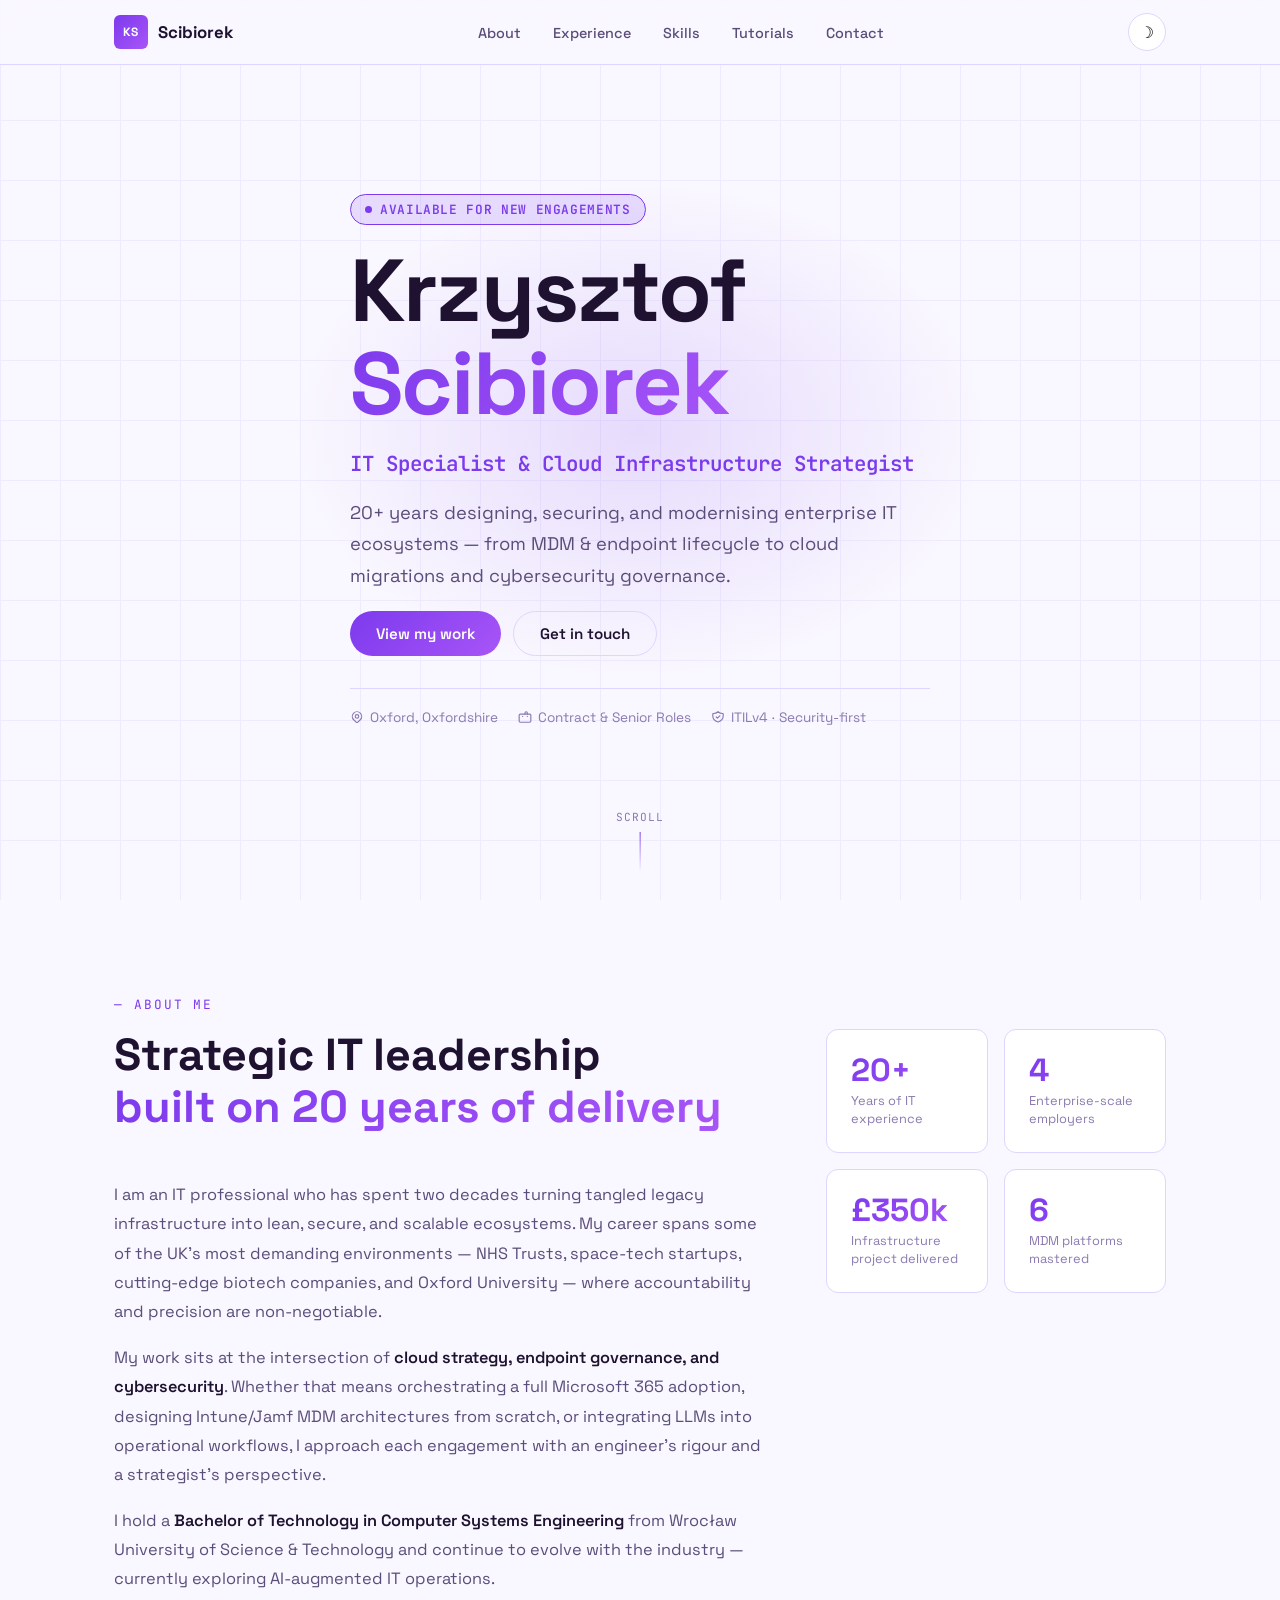
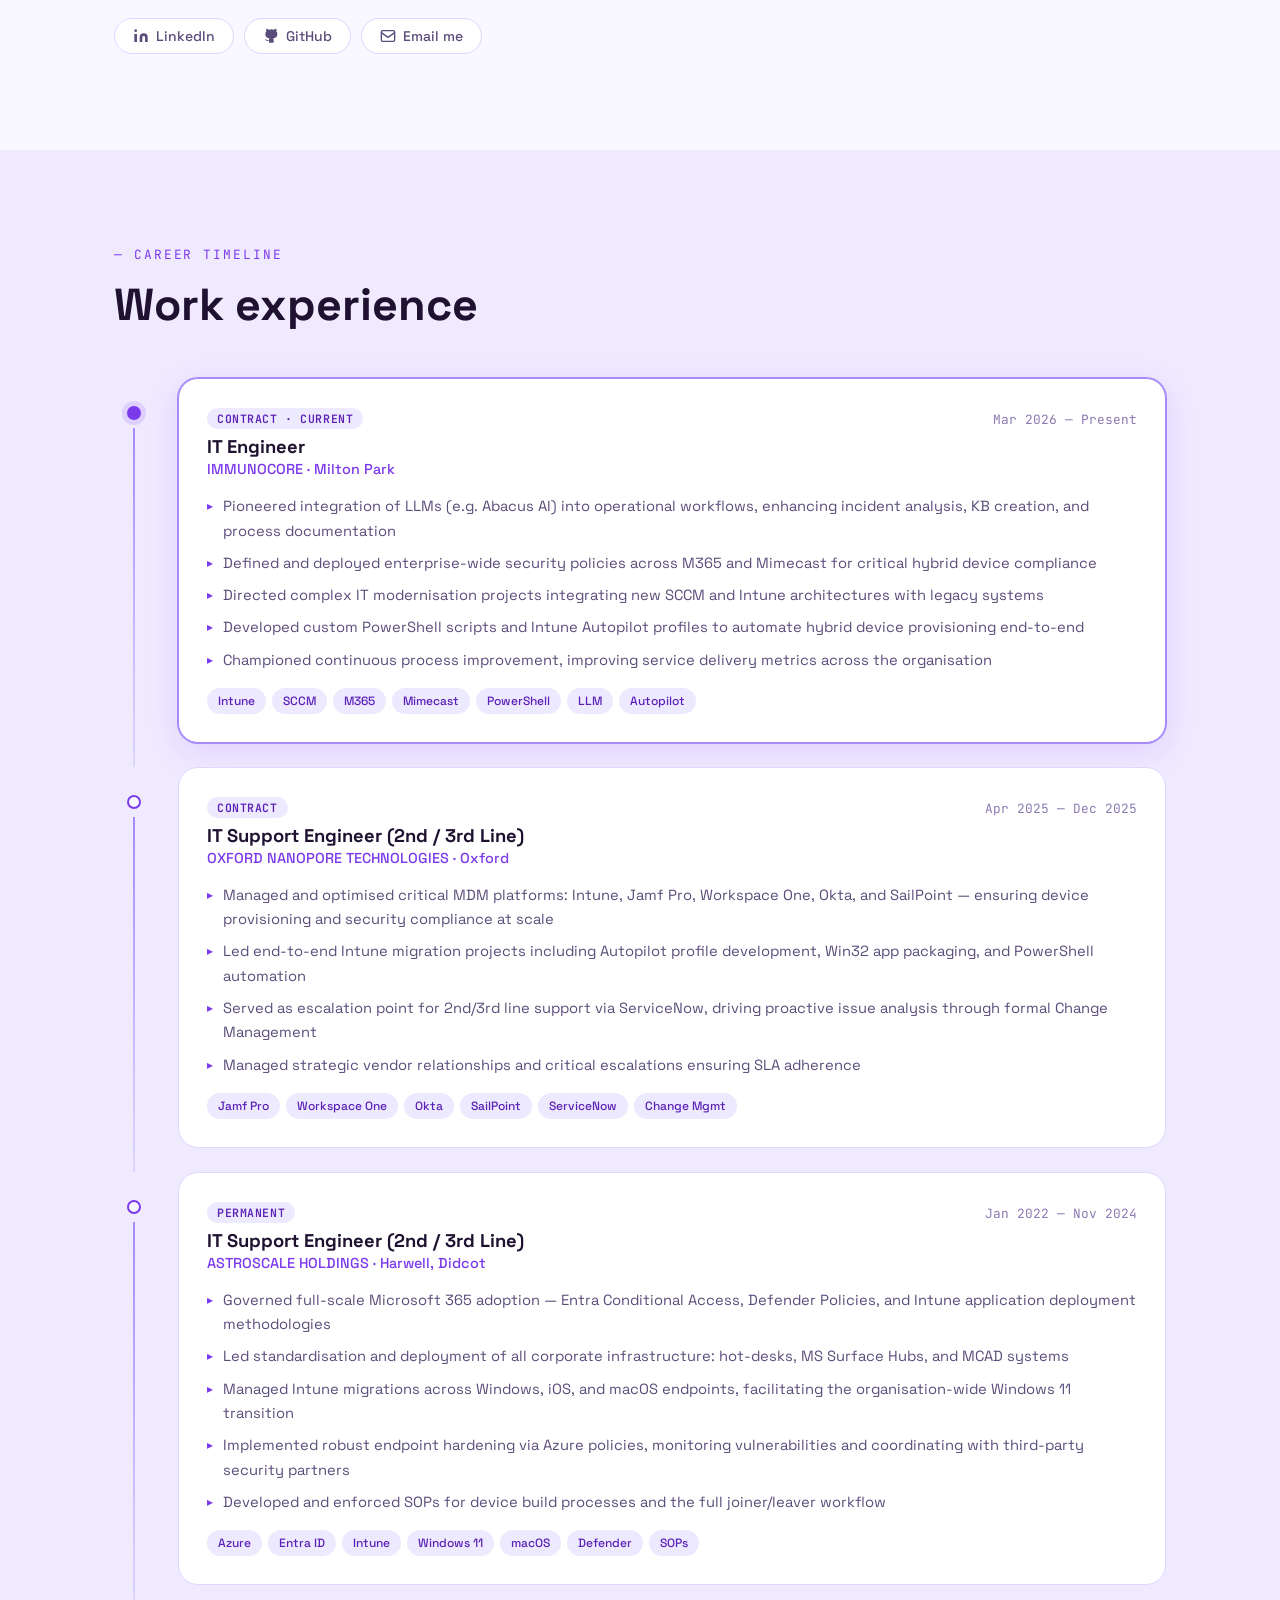
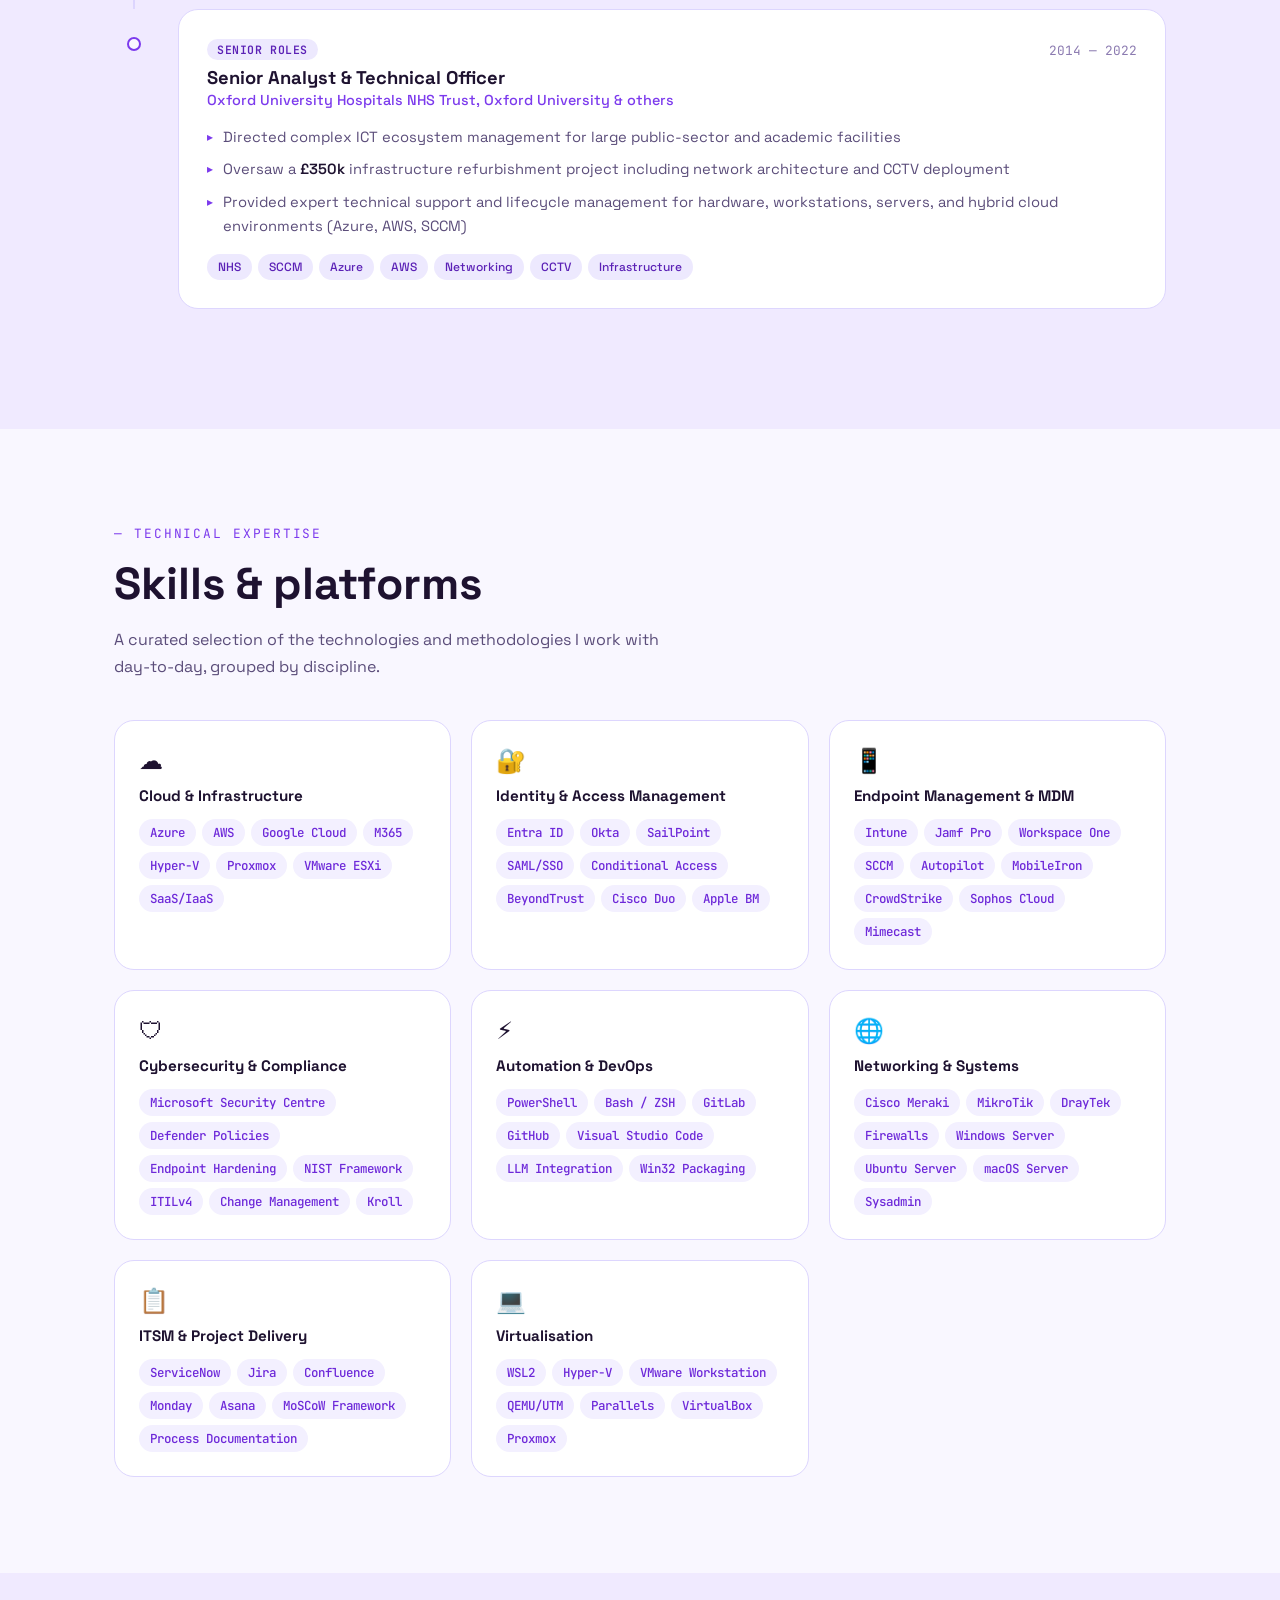
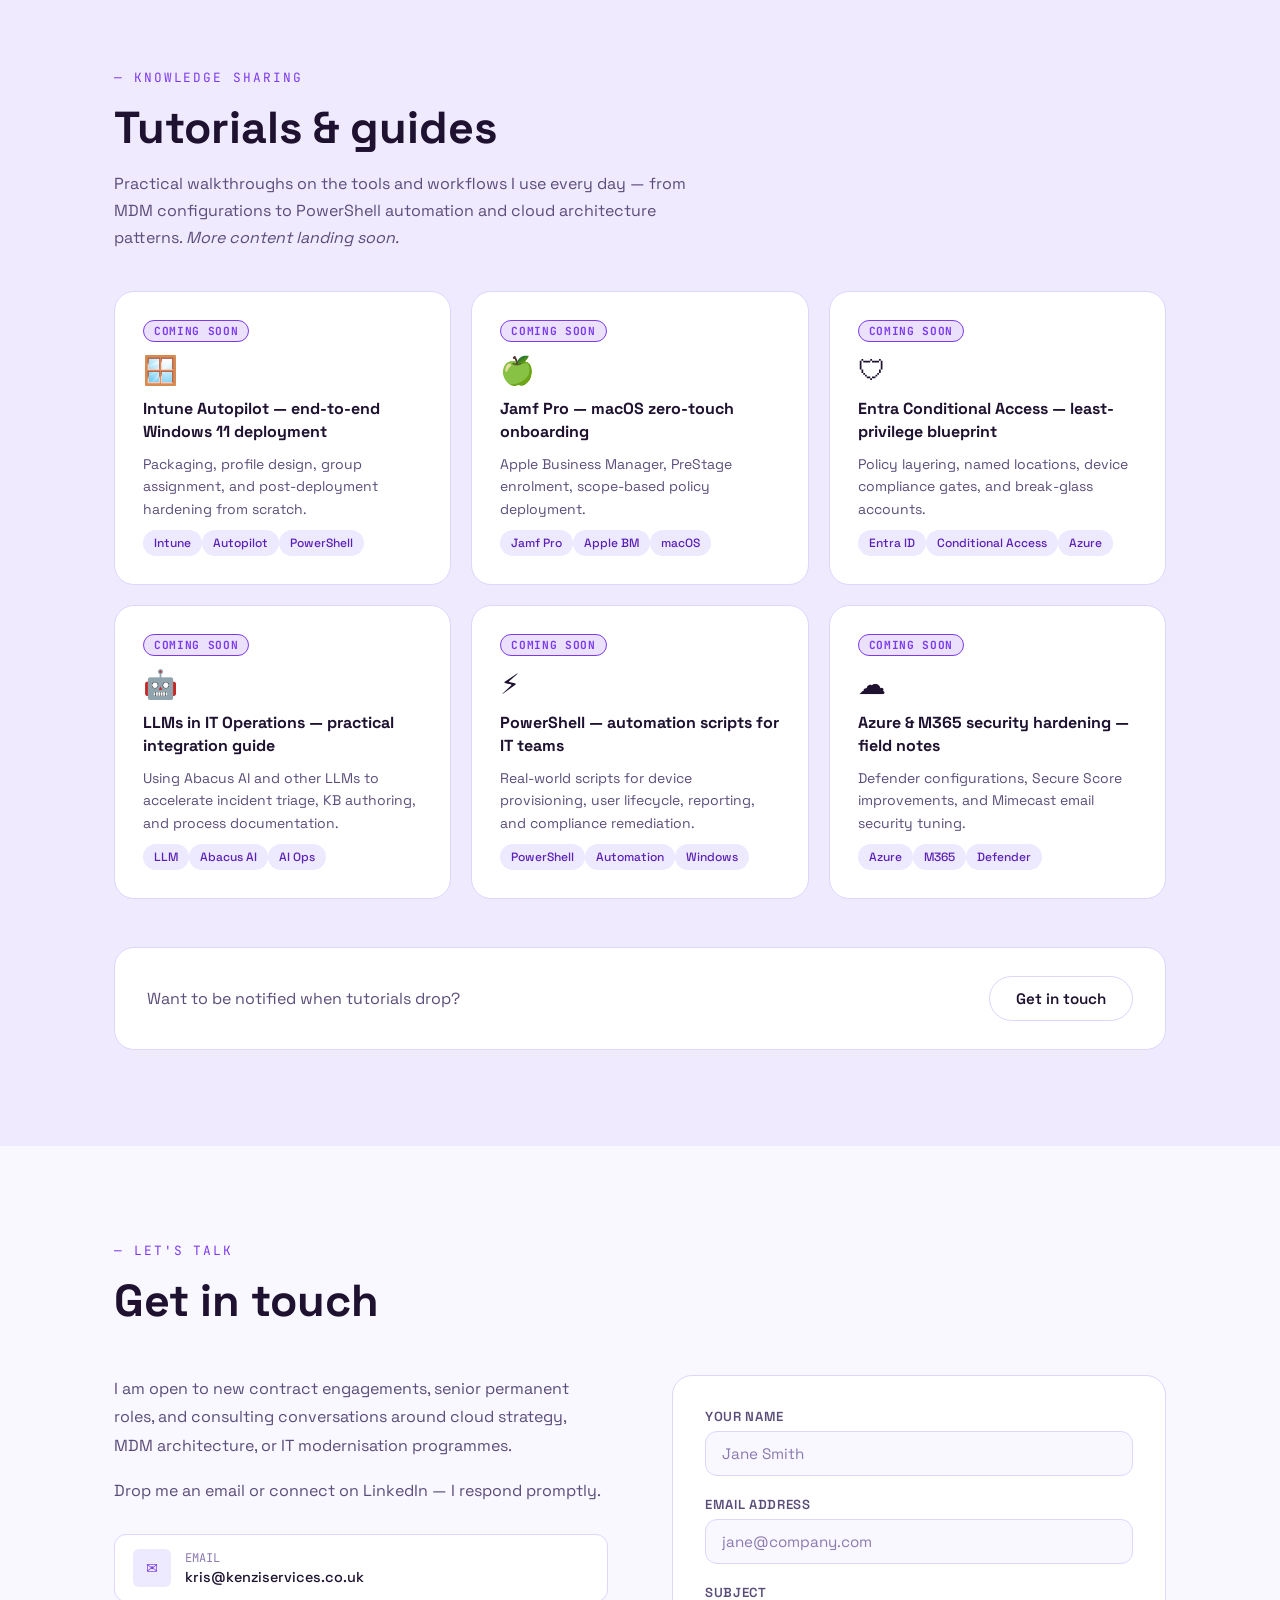
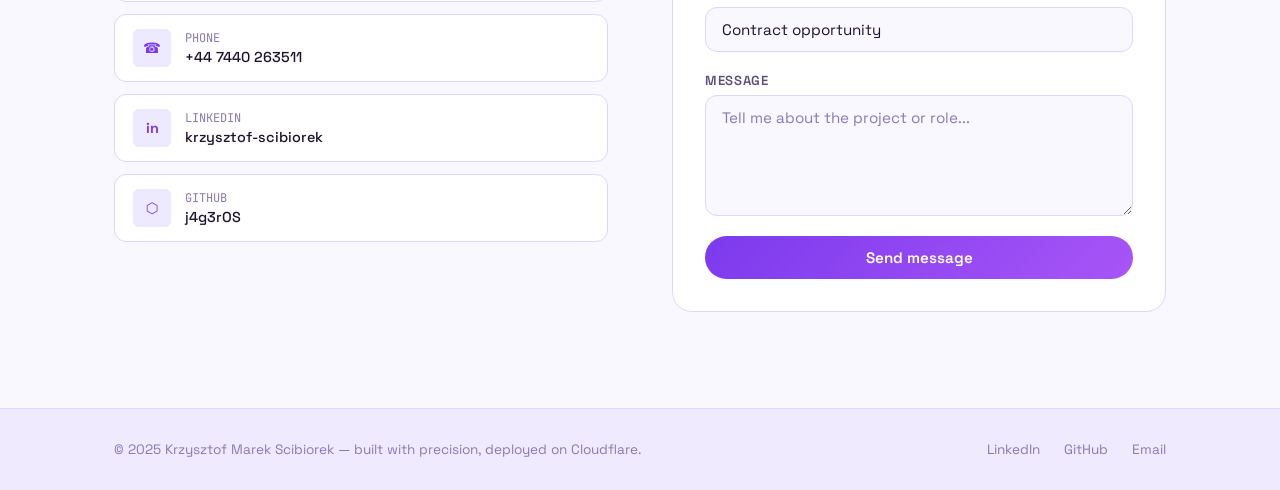
<file: index.html>
<!DOCTYPE html>
<html lang="en" data-theme="dark">
<head>
  <meta charset="UTF-8" />
  <meta name="viewport" content="width=device-width, initial-scale=1.0" />
  <title>Krzysztof Scibiorek — IT Specialist & Cloud Strategist</title>
  <meta name="description" content="Professional portfolio of Krzysztof Scibiorek — IT Specialist with 20+ years in cloud infrastructure, MDM, cybersecurity, and enterprise IT modernisation." />
  <meta name="keywords" content="IT Specialist, Cloud Architect, MDM, Intune, Azure, Cybersecurity, Oxford" />
  <meta property="og:title" content="Krzysztof Scibiorek — IT Specialist" />
  <meta property="og:description" content="20+ years of enterprise IT leadership across cloud, security, and endpoint management." />
  <meta property="og:type" content="website" />
  <link rel="preconnect" href="https://fonts.googleapis.com" />
  <link rel="preconnect" href="https://fonts.gstatic.com" crossorigin />
  <link href="https://fonts.googleapis.com/css2?family=Inter:wght@300;400;500;600;700&family=Space+Grotesk:wght@400;500;600;700&family=JetBrains+Mono:wght@400;500&display=swap" rel="stylesheet" />
  <link rel="stylesheet" href="assets/css/style.css" />
</head>
<body>

  <!-- ─── NAV ─────────────────────────────────────────────── -->
  <nav class="nav" id="nav">
    <div class="nav__inner">
      <a href="#hero" class="nav__logo">
        <span class="nav__logo-mark">KS</span>
        <span class="nav__logo-text">Scibiorek</span>
      </a>
      <ul class="nav__links" id="navLinks">
        <li><a href="#about"      class="nav__link">About</a></li>
        <li><a href="#experience" class="nav__link">Experience</a></li>
        <li><a href="#skills"     class="nav__link">Skills</a></li>
        <li><a href="#tutorials"  class="nav__link">Tutorials</a></li>
        <li><a href="#contact"    class="nav__link">Contact</a></li>
      </ul>
      <div class="nav__actions">
        <button class="theme-toggle" id="themeToggle" aria-label="Toggle colour theme" title="Toggle light / dark mode">
          <span class="theme-toggle__icon theme-toggle__sun">☀</span>
          <span class="theme-toggle__icon theme-toggle__moon">☽</span>
        </button>
        <button class="nav__burger" id="navBurger" aria-label="Open menu">
          <span></span><span></span><span></span>
        </button>
      </div>
    </div>
  </nav>

  <!-- ─── HERO ─────────────────────────────────────────────── -->
  <section class="hero" id="hero">
    <div class="hero__bg-grid" aria-hidden="true"></div>
    <div class="hero__glow" aria-hidden="true"></div>
    <div class="container hero__inner">
      <div class="hero__badge">Available for new engagements</div>
      <h1 class="hero__name">
        Krzysztof<br />
        <span class="gradient-text">Scibiorek</span>
      </h1>
      <p class="hero__title">IT Specialist &amp; Cloud Infrastructure Strategist</p>
      <p class="hero__sub">
        20+ years designing, securing, and modernising enterprise IT ecosystems —
        from MDM &amp; endpoint lifecycle to cloud migrations and cybersecurity governance.
      </p>
      <div class="hero__cta">
        <a href="#experience" class="btn btn--primary">View my work</a>
        <a href="#contact"    class="btn btn--ghost">Get in touch</a>
      </div>
      <div class="hero__meta">
        <span class="hero__meta-item">
          <svg width="14" height="14" fill="none" viewBox="0 0 24 24" stroke="currentColor" stroke-width="2"><path stroke-linecap="round" stroke-linejoin="round" d="M17.657 16.657L13.414 20.9a1.998 1.998 0 01-2.827 0l-4.244-4.243a8 8 0 1111.314 0z"/><circle cx="12" cy="11" r="3"/></svg>
          Oxford, Oxfordshire
        </span>
        <span class="hero__meta-item">
          <svg width="14" height="14" fill="none" viewBox="0 0 24 24" stroke="currentColor" stroke-width="2"><rect x="2" y="7" width="20" height="14" rx="2"/><path stroke-linecap="round" stroke-linejoin="round" d="M16 7V5a2 2 0 00-4 0v2M8 11h.01M16 11h.01"/></svg>
          Contract &amp; Senior Roles
        </span>
        <span class="hero__meta-item">
          <svg width="14" height="14" fill="none" viewBox="0 0 24 24" stroke="currentColor" stroke-width="2"><path stroke-linecap="round" stroke-linejoin="round" d="M9 12l2 2 4-4m5.618-4.016A11.955 11.955 0 0112 2.944a11.955 11.955 0 01-8.618 3.04A12.02 12.02 0 003 9c0 5.591 3.824 10.29 9 11.622 5.176-1.332 9-6.03 9-11.622 0-1.042-.133-2.052-.382-3.016z"/></svg>
          ITILv4 · Security-first
        </span>
      </div>
    </div>
    <div class="hero__scroll-hint" aria-hidden="true">
      <span>scroll</span>
      <div class="hero__scroll-line"></div>
    </div>
  </section>

  <!-- ─── ABOUT ─────────────────────────────────────────────── -->
  <section class="section" id="about">
    <div class="container">
      <div class="section-label">— About me</div>
      <div class="about__grid">
        <div class="about__copy">
          <h2 class="section-title">Strategic IT leadership<br /><span class="gradient-text">built on 20 years of delivery</span></h2>
          <p class="about__para">
            I am an IT professional who has spent two decades turning tangled legacy infrastructure into lean,
            secure, and scalable ecosystems. My career spans some of the UK's most demanding environments —
            NHS Trusts, space-tech startups, cutting-edge biotech companies, and Oxford University — where
            accountability and precision are non-negotiable.
          </p>
          <p class="about__para">
            My work sits at the intersection of <strong>cloud strategy, endpoint governance, and cybersecurity</strong>.
            Whether that means orchestrating a full Microsoft 365 adoption, designing Intune/Jamf MDM
            architectures from scratch, or integrating LLMs into operational workflows, I approach each
            engagement with an engineer's rigour and a strategist's perspective.
          </p>
          <p class="about__para">
            I hold a <strong>Bachelor of Technology in Computer Systems Engineering</strong> from Wrocław University of
            Science &amp; Technology and continue to evolve with the industry — currently exploring AI-augmented
            IT operations.
          </p>
          <div class="about__links">
            <a href="https://www.linkedin.com/in/krzysztof-scibiorek-98743775/" target="_blank" rel="noopener" class="about__link-btn">
              <svg width="16" height="16" viewBox="0 0 24 24" fill="currentColor"><path d="M16 8a6 6 0 016 6v7h-4v-7a2 2 0 00-2-2 2 2 0 00-2 2v7h-4v-7a6 6 0 016-6zM2 9h4v12H2z"/><circle cx="4" cy="4" r="2"/></svg>
              LinkedIn
            </a>
            <a href="https://github.com/j4g3rOS" target="_blank" rel="noopener" class="about__link-btn">
              <svg width="16" height="16" viewBox="0 0 24 24" fill="currentColor"><path d="M9 19c-5 1.5-5-2.5-7-3m14 6v-3.87a3.37 3.37 0 00-.94-2.61c3.14-.35 6.44-1.54 6.44-7A5.44 5.44 0 0020 4.77 5.07 5.07 0 0019.91 1S18.73.65 16 2.48a13.38 13.38 0 00-7 0C6.27.65 5.09 1 5.09 1A5.07 5.07 0 005 4.77a5.44 5.44 0 00-1.5 3.78c0 5.42 3.3 6.61 6.44 7A3.37 3.37 0 009 18.13V22"/></svg>
              GitHub
            </a>
            <a href="mailto:kris@kenziservices.co.uk" class="about__link-btn">
              <svg width="16" height="16" viewBox="0 0 24 24" fill="none" stroke="currentColor" stroke-width="2"><rect x="2" y="4" width="20" height="16" rx="2"/><path d="M22 7l-10 7L2 7"/></svg>
              Email me
            </a>
          </div>
        </div>
        <div class="about__stats">
          <div class="stat-card">
            <span class="stat-card__num gradient-text">20+</span>
            <span class="stat-card__label">Years of IT experience</span>
          </div>
          <div class="stat-card">
            <span class="stat-card__num gradient-text">4</span>
            <span class="stat-card__label">Enterprise-scale employers</span>
          </div>
          <div class="stat-card">
            <span class="stat-card__num gradient-text">£350k</span>
            <span class="stat-card__label">Infrastructure project delivered</span>
          </div>
          <div class="stat-card">
            <span class="stat-card__num gradient-text">6</span>
            <span class="stat-card__label">MDM platforms mastered</span>
          </div>
        </div>
      </div>
    </div>
  </section>

  <!-- ─── EXPERIENCE ─────────────────────────────────────────── -->
  <section class="section section--alt" id="experience">
    <div class="container">
      <div class="section-label">— Career timeline</div>
      <h2 class="section-title">Work experience</h2>
      <div class="timeline">

        <article class="timeline__item timeline__item--active">
          <div class="timeline__marker" aria-hidden="true">
            <div class="timeline__dot"></div>
          </div>
          <div class="timeline__card">
            <div class="timeline__header">
              <div>
                <span class="timeline__badge">Contract · Current</span>
                <h3 class="timeline__role">IT Engineer</h3>
                <p class="timeline__company">IMMUNOCORE · Milton Park</p>
              </div>
              <span class="timeline__date">Mar 2026 — Present</span>
            </div>
            <ul class="timeline__bullets">
              <li>Pioneered integration of LLMs (e.g. Abacus AI) into operational workflows, enhancing incident analysis, KB creation, and process documentation</li>
              <li>Defined and deployed enterprise-wide security policies across M365 and Mimecast for critical hybrid device compliance</li>
              <li>Directed complex IT modernisation projects integrating new SCCM and Intune architectures with legacy systems</li>
              <li>Developed custom PowerShell scripts and Intune Autopilot profiles to automate hybrid device provisioning end-to-end</li>
              <li>Championed continuous process improvement, improving service delivery metrics across the organisation</li>
            </ul>
            <div class="timeline__tags">
              <span class="tag">Intune</span><span class="tag">SCCM</span><span class="tag">M365</span><span class="tag">Mimecast</span><span class="tag">PowerShell</span><span class="tag">LLM</span><span class="tag">Autopilot</span>
            </div>
          </div>
        </article>

        <article class="timeline__item">
          <div class="timeline__marker" aria-hidden="true">
            <div class="timeline__dot"></div>
          </div>
          <div class="timeline__card">
            <div class="timeline__header">
              <div>
                <span class="timeline__badge">Contract</span>
                <h3 class="timeline__role">IT Support Engineer (2nd / 3rd Line)</h3>
                <p class="timeline__company">OXFORD NANOPORE TECHNOLOGIES · Oxford</p>
              </div>
              <span class="timeline__date">Apr 2025 — Dec 2025</span>
            </div>
            <ul class="timeline__bullets">
              <li>Managed and optimised critical MDM platforms: Intune, Jamf Pro, Workspace One, Okta, and SailPoint — ensuring device provisioning and security compliance at scale</li>
              <li>Led end-to-end Intune migration projects including Autopilot profile development, Win32 app packaging, and PowerShell automation</li>
              <li>Served as escalation point for 2nd/3rd line support via ServiceNow, driving proactive issue analysis through formal Change Management</li>
              <li>Managed strategic vendor relationships and critical escalations ensuring SLA adherence</li>
            </ul>
            <div class="timeline__tags">
              <span class="tag">Jamf Pro</span><span class="tag">Workspace One</span><span class="tag">Okta</span><span class="tag">SailPoint</span><span class="tag">ServiceNow</span><span class="tag">Change Mgmt</span>
            </div>
          </div>
        </article>

        <article class="timeline__item">
          <div class="timeline__marker" aria-hidden="true">
            <div class="timeline__dot"></div>
          </div>
          <div class="timeline__card">
            <div class="timeline__header">
              <div>
                <span class="timeline__badge">Permanent</span>
                <h3 class="timeline__role">IT Support Engineer (2nd / 3rd Line)</h3>
                <p class="timeline__company">ASTROSCALE HOLDINGS · Harwell, Didcot</p>
              </div>
              <span class="timeline__date">Jan 2022 — Nov 2024</span>
            </div>
            <ul class="timeline__bullets">
              <li>Governed full-scale Microsoft 365 adoption — Entra Conditional Access, Defender Policies, and Intune application deployment methodologies</li>
              <li>Led standardisation and deployment of all corporate infrastructure: hot-desks, MS Surface Hubs, and MCAD systems</li>
              <li>Managed Intune migrations across Windows, iOS, and macOS endpoints, facilitating the organisation-wide Windows 11 transition</li>
              <li>Implemented robust endpoint hardening via Azure policies, monitoring vulnerabilities and coordinating with third-party security partners</li>
              <li>Developed and enforced SOPs for device build processes and the full joiner/leaver workflow</li>
            </ul>
            <div class="timeline__tags">
              <span class="tag">Azure</span><span class="tag">Entra ID</span><span class="tag">Intune</span><span class="tag">Windows 11</span><span class="tag">macOS</span><span class="tag">Defender</span><span class="tag">SOPs</span>
            </div>
          </div>
        </article>

        <article class="timeline__item">
          <div class="timeline__marker" aria-hidden="true">
            <div class="timeline__dot"></div>
          </div>
          <div class="timeline__card">
            <div class="timeline__header">
              <div>
                <span class="timeline__badge">Senior Roles</span>
                <h3 class="timeline__role">Senior Analyst &amp; Technical Officer</h3>
                <p class="timeline__company">Oxford University Hospitals NHS Trust, Oxford University &amp; others</p>
              </div>
              <span class="timeline__date">2014 — 2022</span>
            </div>
            <ul class="timeline__bullets">
              <li>Directed complex ICT ecosystem management for large public-sector and academic facilities</li>
              <li>Oversaw a <strong>£350k</strong> infrastructure refurbishment project including network architecture and CCTV deployment</li>
              <li>Provided expert technical support and lifecycle management for hardware, workstations, servers, and hybrid cloud environments (Azure, AWS, SCCM)</li>
            </ul>
            <div class="timeline__tags">
              <span class="tag">NHS</span><span class="tag">SCCM</span><span class="tag">Azure</span><span class="tag">AWS</span><span class="tag">Networking</span><span class="tag">CCTV</span><span class="tag">Infrastructure</span>
            </div>
          </div>
        </article>

      </div><!-- /timeline -->
    </div>
  </section>

  <!-- ─── SKILLS ─────────────────────────────────────────────── -->
  <section class="section" id="skills">
    <div class="container">
      <div class="section-label">— Technical expertise</div>
      <h2 class="section-title">Skills &amp; platforms</h2>
      <p class="skills__intro">
        A curated selection of the technologies and methodologies I work with day-to-day,
        grouped by discipline.
      </p>
      <div class="skills__grid">

        <div class="skill-group">
          <div class="skill-group__icon" aria-hidden="true">☁</div>
          <h3 class="skill-group__title">Cloud &amp; Infrastructure</h3>
          <div class="skill-group__tags">
            <span class="tag tag--skill">Azure</span>
            <span class="tag tag--skill">AWS</span>
            <span class="tag tag--skill">Google Cloud</span>
            <span class="tag tag--skill">M365</span>
            <span class="tag tag--skill">Hyper-V</span>
            <span class="tag tag--skill">Proxmox</span>
            <span class="tag tag--skill">VMware ESXi</span>
            <span class="tag tag--skill">SaaS/IaaS</span>
          </div>
        </div>

        <div class="skill-group">
          <div class="skill-group__icon" aria-hidden="true">🔐</div>
          <h3 class="skill-group__title">Identity &amp; Access Management</h3>
          <div class="skill-group__tags">
            <span class="tag tag--skill">Entra ID</span>
            <span class="tag tag--skill">Okta</span>
            <span class="tag tag--skill">SailPoint</span>
            <span class="tag tag--skill">SAML/SSO</span>
            <span class="tag tag--skill">Conditional Access</span>
            <span class="tag tag--skill">BeyondTrust</span>
            <span class="tag tag--skill">Cisco Duo</span>
            <span class="tag tag--skill">Apple BM</span>
          </div>
        </div>

        <div class="skill-group">
          <div class="skill-group__icon" aria-hidden="true">📱</div>
          <h3 class="skill-group__title">Endpoint Management &amp; MDM</h3>
          <div class="skill-group__tags">
            <span class="tag tag--skill">Intune</span>
            <span class="tag tag--skill">Jamf Pro</span>
            <span class="tag tag--skill">Workspace One</span>
            <span class="tag tag--skill">SCCM</span>
            <span class="tag tag--skill">Autopilot</span>
            <span class="tag tag--skill">MobileIron</span>
            <span class="tag tag--skill">CrowdStrike</span>
            <span class="tag tag--skill">Sophos Cloud</span>
            <span class="tag tag--skill">Mimecast</span>
          </div>
        </div>

        <div class="skill-group">
          <div class="skill-group__icon" aria-hidden="true">🛡</div>
          <h3 class="skill-group__title">Cybersecurity &amp; Compliance</h3>
          <div class="skill-group__tags">
            <span class="tag tag--skill">Microsoft Security Centre</span>
            <span class="tag tag--skill">Defender Policies</span>
            <span class="tag tag--skill">Endpoint Hardening</span>
            <span class="tag tag--skill">NIST Framework</span>
            <span class="tag tag--skill">ITILv4</span>
            <span class="tag tag--skill">Change Management</span>
            <span class="tag tag--skill">Kroll</span>
          </div>
        </div>

        <div class="skill-group">
          <div class="skill-group__icon" aria-hidden="true">⚡</div>
          <h3 class="skill-group__title">Automation &amp; DevOps</h3>
          <div class="skill-group__tags">
            <span class="tag tag--skill">PowerShell</span>
            <span class="tag tag--skill">Bash / ZSH</span>
            <span class="tag tag--skill">GitLab</span>
            <span class="tag tag--skill">GitHub</span>
            <span class="tag tag--skill">Visual Studio Code</span>
            <span class="tag tag--skill">LLM Integration</span>
            <span class="tag tag--skill">Win32 Packaging</span>
          </div>
        </div>

        <div class="skill-group">
          <div class="skill-group__icon" aria-hidden="true">🌐</div>
          <h3 class="skill-group__title">Networking &amp; Systems</h3>
          <div class="skill-group__tags">
            <span class="tag tag--skill">Cisco Meraki</span>
            <span class="tag tag--skill">MikroTik</span>
            <span class="tag tag--skill">DrayTek</span>
            <span class="tag tag--skill">Firewalls</span>
            <span class="tag tag--skill">Windows Server</span>
            <span class="tag tag--skill">Ubuntu Server</span>
            <span class="tag tag--skill">macOS Server</span>
            <span class="tag tag--skill">Sysadmin</span>
          </div>
        </div>

        <div class="skill-group">
          <div class="skill-group__icon" aria-hidden="true">📋</div>
          <h3 class="skill-group__title">ITSM &amp; Project Delivery</h3>
          <div class="skill-group__tags">
            <span class="tag tag--skill">ServiceNow</span>
            <span class="tag tag--skill">Jira</span>
            <span class="tag tag--skill">Confluence</span>
            <span class="tag tag--skill">Monday</span>
            <span class="tag tag--skill">Asana</span>
            <span class="tag tag--skill">MoSCoW Framework</span>
            <span class="tag tag--skill">Process Documentation</span>
          </div>
        </div>

        <div class="skill-group">
          <div class="skill-group__icon" aria-hidden="true">💻</div>
          <h3 class="skill-group__title">Virtualisation</h3>
          <div class="skill-group__tags">
            <span class="tag tag--skill">WSL2</span>
            <span class="tag tag--skill">Hyper-V</span>
            <span class="tag tag--skill">VMware Workstation</span>
            <span class="tag tag--skill">QEMU/UTM</span>
            <span class="tag tag--skill">Parallels</span>
            <span class="tag tag--skill">VirtualBox</span>
            <span class="tag tag--skill">Proxmox</span>
          </div>
        </div>

      </div>
    </div>
  </section>

  <!-- ─── TUTORIALS ─────────────────────────────────────────── -->
  <section class="section section--alt" id="tutorials">
    <div class="container">
      <div class="section-label">— Knowledge sharing</div>
      <h2 class="section-title">Tutorials &amp; guides</h2>
      <p class="tutorials__intro">
        Practical walkthroughs on the tools and workflows I use every day —
        from MDM configurations to PowerShell automation and cloud architecture patterns.
        <em>More content landing soon.</em>
      </p>
      <div class="tutorials__grid">

        <div class="tutorial-card tutorial-card--coming">
          <div class="tutorial-card__badge">Coming soon</div>
          <div class="tutorial-card__icon" aria-hidden="true">🪟</div>
          <h3 class="tutorial-card__title">Intune Autopilot — end-to-end Windows 11 deployment</h3>
          <p class="tutorial-card__desc">Packaging, profile design, group assignment, and post-deployment hardening from scratch.</p>
          <div class="tutorial-card__tags">
            <span class="tag">Intune</span><span class="tag">Autopilot</span><span class="tag">PowerShell</span>
          </div>
        </div>

        <div class="tutorial-card tutorial-card--coming">
          <div class="tutorial-card__badge">Coming soon</div>
          <div class="tutorial-card__icon" aria-hidden="true">🍏</div>
          <h3 class="tutorial-card__title">Jamf Pro — macOS zero-touch onboarding</h3>
          <p class="tutorial-card__desc">Apple Business Manager, PreStage enrolment, scope-based policy deployment.</p>
          <div class="tutorial-card__tags">
            <span class="tag">Jamf Pro</span><span class="tag">Apple BM</span><span class="tag">macOS</span>
          </div>
        </div>

        <div class="tutorial-card tutorial-card--coming">
          <div class="tutorial-card__badge">Coming soon</div>
          <div class="tutorial-card__icon" aria-hidden="true">🛡</div>
          <h3 class="tutorial-card__title">Entra Conditional Access — least-privilege blueprint</h3>
          <p class="tutorial-card__desc">Policy layering, named locations, device compliance gates, and break-glass accounts.</p>
          <div class="tutorial-card__tags">
            <span class="tag">Entra ID</span><span class="tag">Conditional Access</span><span class="tag">Azure</span>
          </div>
        </div>

        <div class="tutorial-card tutorial-card--coming">
          <div class="tutorial-card__badge">Coming soon</div>
          <div class="tutorial-card__icon" aria-hidden="true">🤖</div>
          <h3 class="tutorial-card__title">LLMs in IT Operations — practical integration guide</h3>
          <p class="tutorial-card__desc">Using Abacus AI and other LLMs to accelerate incident triage, KB authoring, and process documentation.</p>
          <div class="tutorial-card__tags">
            <span class="tag">LLM</span><span class="tag">Abacus AI</span><span class="tag">AI Ops</span>
          </div>
        </div>

        <div class="tutorial-card tutorial-card--coming">
          <div class="tutorial-card__badge">Coming soon</div>
          <div class="tutorial-card__icon" aria-hidden="true">⚡</div>
          <h3 class="tutorial-card__title">PowerShell — automation scripts for IT teams</h3>
          <p class="tutorial-card__desc">Real-world scripts for device provisioning, user lifecycle, reporting, and compliance remediation.</p>
          <div class="tutorial-card__tags">
            <span class="tag">PowerShell</span><span class="tag">Automation</span><span class="tag">Windows</span>
          </div>
        </div>

        <div class="tutorial-card tutorial-card--coming">
          <div class="tutorial-card__badge">Coming soon</div>
          <div class="tutorial-card__icon" aria-hidden="true">☁</div>
          <h3 class="tutorial-card__title">Azure &amp; M365 security hardening — field notes</h3>
          <p class="tutorial-card__desc">Defender configurations, Secure Score improvements, and Mimecast email security tuning.</p>
          <div class="tutorial-card__tags">
            <span class="tag">Azure</span><span class="tag">M365</span><span class="tag">Defender</span>
          </div>
        </div>

      </div>
      <div class="tutorials__cta">
        <p>Want to be notified when tutorials drop?</p>
        <a href="#contact" class="btn btn--ghost">Get in touch</a>
      </div>
    </div>
  </section>

  <!-- ─── CONTACT ─────────────────────────────────────────────── -->
  <section class="section" id="contact">
    <div class="container">
      <div class="section-label">— Let's talk</div>
      <h2 class="section-title">Get in touch</h2>
      <div class="contact__grid">
        <div class="contact__copy">
          <p class="contact__para">
            I am open to new contract engagements, senior permanent roles, and consulting
            conversations around cloud strategy, MDM architecture, or IT modernisation programmes.
          </p>
          <p class="contact__para">
            Drop me an email or connect on LinkedIn — I respond promptly.
          </p>
          <div class="contact__methods">
            <a href="mailto:kris@kenziservices.co.uk" class="contact__method">
              <span class="contact__method-icon">✉</span>
              <div>
                <span class="contact__method-label">Email</span>
                <span class="contact__method-value">kris@kenziservices.co.uk</span>
              </div>
            </a>
            <a href="tel:+447440263511" class="contact__method">
              <span class="contact__method-icon">☎</span>
              <div>
                <span class="contact__method-label">Phone</span>
                <span class="contact__method-value">+44 7440 263511</span>
              </div>
            </a>
            <a href="https://www.linkedin.com/in/krzysztof-scibiorek-98743775/" target="_blank" rel="noopener" class="contact__method">
              <span class="contact__method-icon">in</span>
              <div>
                <span class="contact__method-label">LinkedIn</span>
                <span class="contact__method-value">krzysztof-scibiorek</span>
              </div>
            </a>
            <a href="https://github.com/j4g3rOS" target="_blank" rel="noopener" class="contact__method">
              <span class="contact__method-icon">⬡</span>
              <div>
                <span class="contact__method-label">GitHub</span>
                <span class="contact__method-value">j4g3rOS</span>
              </div>
            </a>
          </div>
        </div>
        <div class="contact__form-wrap">
          <form class="contact__form" id="contactForm" action="mailto:kris@kenziservices.co.uk" method="get" enctype="text/plain">
            <div class="form-group">
              <label class="form-label" for="name">Your name</label>
              <input class="form-input" type="text" id="name" name="name" placeholder="Jane Smith" required />
            </div>
            <div class="form-group">
              <label class="form-label" for="email">Email address</label>
              <input class="form-input" type="email" id="email" name="email" placeholder="jane@company.com" required />
            </div>
            <div class="form-group">
              <label class="form-label" for="subject">Subject</label>
              <select class="form-input" id="subject" name="subject">
                <option value="Contract opportunity">Contract opportunity</option>
                <option value="Consulting enquiry">Consulting enquiry</option>
                <option value="General question">General question</option>
                <option value="Tutorial request">Tutorial request</option>
              </select>
            </div>
            <div class="form-group">
              <label class="form-label" for="message">Message</label>
              <textarea class="form-input form-input--textarea" id="message" name="body" placeholder="Tell me about the project or role..." rows="5" required></textarea>
            </div>
            <button type="submit" class="btn btn--primary btn--full">Send message</button>
          </form>
        </div>
      </div>
    </div>
  </section>

  <!-- ─── FOOTER ─────────────────────────────────────────────── -->
  <footer class="footer">
    <div class="container footer__inner">
      <p class="footer__copy">
        &copy; 2025 Krzysztof Marek Scibiorek &mdash; built with precision, deployed on Cloudflare.
      </p>
      <div class="footer__links">
        <a href="https://www.linkedin.com/in/krzysztof-scibiorek-98743775/" target="_blank" rel="noopener">LinkedIn</a>
        <a href="https://github.com/j4g3rOS" target="_blank" rel="noopener">GitHub</a>
        <a href="mailto:kris@kenziservices.co.uk">Email</a>
      </div>
    </div>
  </footer>

  <script src="assets/js/main.js"></script>
</body>
</html>
</file>
<file: assets/css/style.css>
/* ============================================================
   PORTFOLIO — Krzysztof Scibiorek
   Theme: purple/white minimalism · light & dark modes
   ============================================================ */

/* ── 0. Custom properties ─────────────────────────────────── */
:root {
  /* shared */
  --purple-300: #c4b5fd;
  --purple-400: #a78bfa;
  --purple-500: #8b5cf6;
  --purple-600: #7c3aed;
  --purple-700: #6d28d9;
  --purple-900: #2d1b69;

  --radius-sm: 6px;
  --radius-md: 12px;
  --radius-lg: 20px;
  --radius-full: 9999px;

  --shadow-sm: 0 1px 3px 0 rgb(0 0 0 / 0.1), 0 1px 2px -1px rgb(0 0 0 / 0.1);
  --shadow-md: 0 4px 6px -1px rgb(0 0 0 / 0.1), 0 2px 4px -2px rgb(0 0 0 / 0.1);
  --shadow-lg: 0 10px 25px -3px rgb(0 0 0 / 0.15), 0 4px 6px -4px rgb(0 0 0 / 0.1);
  --shadow-glow: 0 0 40px 8px rgb(124 58 237 / 0.25);

  --transition: 0.25s cubic-bezier(0.4, 0, 0.2, 1);
  --font-sans: 'Space Grotesk', 'Inter', system-ui, sans-serif;
  --font-mono: 'JetBrains Mono', 'Fira Code', monospace;
}

/* ── LIGHT THEME ────────────────────────────────────────────── */
[data-theme="light"] {
  --bg:              #f9f7ff;
  --bg-alt:          #f0eaff;
  --bg-card:         #ffffff;
  --bg-card-hover:   #f5f0ff;
  --border:          #ddd6fe;
  --border-strong:   #a78bfa;

  --text:            #1e1230;
  --text-muted:      #5b4d7a;
  --text-faint:      #8b7ab0;

  --accent:          #7c3aed;
  --accent-hover:    #6d28d9;
  --accent-vivid:    #8b5cf6;
  --accent-glow:     rgb(124 58 237 / 0.15);

  --gradient-from:   #7c3aed;
  --gradient-to:     #a855f7;

  --nav-bg:          rgb(249 247 255 / 0.85);
  --tag-bg:          #ede9fe;
  --tag-text:        #5b21b6;
  --tag-skill-bg:    #f3f0ff;
  --tag-skill-text:  #6d28d9;
}

/* ── DARK THEME ─────────────────────────────────────────────── */
[data-theme="dark"] {
  --bg:              #0c0a14;
  --bg-alt:          #110d1e;
  --bg-card:         #15102a;
  --bg-card-hover:   #1c1535;
  --border:          #2d2060;
  --border-strong:   #6d28d9;

  --text:            #f0ecff;
  --text-muted:      #b8adda;
  --text-faint:      #7a6fa0;

  --accent:          #a78bfa;
  --accent-hover:    #c4b5fd;
  --accent-vivid:    #c084fc;
  --accent-glow:     rgb(167 139 250 / 0.20);

  --gradient-from:   #a78bfa;
  --gradient-to:     #e879f9;

  --nav-bg:          rgb(12 10 20 / 0.85);
  --tag-bg:          #1e1640;
  --tag-text:        #c4b5fd;
  --tag-skill-bg:    #221a4a;
  --tag-skill-text:  #c4b5fd;
}

/* ── 1. Reset & base ────────────────────────────────────────── */
*, *::before, *::after { box-sizing: border-box; margin: 0; padding: 0; }

html {
  scroll-behavior: smooth;
  font-size: 16px;
  -webkit-font-smoothing: antialiased;
}

body {
  font-family: var(--font-sans);
  background-color: var(--bg);
  color: var(--text);
  transition: background-color var(--transition), color var(--transition);
  overflow-x: hidden;
}

a { color: inherit; text-decoration: none; }
img { max-width: 100%; display: block; }
ul { list-style: none; }
button { cursor: pointer; border: none; background: none; font-family: inherit; }

/* ── 2. Layout ──────────────────────────────────────────────── */
.container {
  max-width: 1100px;
  margin: 0 auto;
  padding: 0 24px;
}

.section {
  padding: 96px 0;
}

.section--alt {
  background-color: var(--bg-alt);
  transition: background-color var(--transition);
}

/* ── 3. Typography ──────────────────────────────────────────── */
.section-label {
  font-family: var(--font-mono);
  font-size: 0.8rem;
  letter-spacing: 0.15em;
  text-transform: uppercase;
  color: var(--accent);
  margin-bottom: 16px;
}

.section-title {
  font-size: clamp(2rem, 4vw, 2.8rem);
  font-weight: 700;
  line-height: 1.15;
  margin-bottom: 48px;
}

.gradient-text {
  background: linear-gradient(135deg, var(--gradient-from), var(--gradient-to));
  -webkit-background-clip: text;
  -webkit-text-fill-color: transparent;
  background-clip: text;
}

/* ── 4. Navigation ──────────────────────────────────────────── */
.nav {
  position: fixed;
  top: 0; left: 0; right: 0;
  z-index: 1000;
  backdrop-filter: blur(12px);
  -webkit-backdrop-filter: blur(12px);
  background-color: var(--nav-bg);
  border-bottom: 1px solid var(--border);
  transition: background-color var(--transition), border-color var(--transition), box-shadow var(--transition);
}

.nav--scrolled { box-shadow: 0 2px 20px rgb(0 0 0 / 0.15); }

.nav__inner {
  max-width: 1100px;
  margin: 0 auto;
  padding: 0 24px;
  height: 64px;
  display: flex;
  align-items: center;
  justify-content: space-between;
  gap: 24px;
}

.nav__logo {
  display: flex;
  align-items: center;
  gap: 10px;
  font-weight: 700;
  font-size: 1.05rem;
}

.nav__logo-mark {
  width: 34px; height: 34px;
  border-radius: var(--radius-sm);
  background: linear-gradient(135deg, var(--gradient-from), var(--gradient-to));
  display: flex; align-items: center; justify-content: center;
  font-size: 0.75rem;
  font-weight: 700;
  color: #fff;
  letter-spacing: 0.02em;
  flex-shrink: 0;
}

.nav__links {
  display: flex;
  align-items: center;
  gap: 4px;
}

.nav__link {
  padding: 6px 14px;
  border-radius: var(--radius-full);
  font-size: 0.9rem;
  font-weight: 500;
  color: var(--text-muted);
  transition: color var(--transition), background-color var(--transition);
}
.nav__link:hover {
  color: var(--text);
  background-color: var(--tag-bg);
}

.nav__actions { display: flex; align-items: center; gap: 8px; }

/* Theme toggle */
.theme-toggle {
  width: 38px; height: 38px;
  border-radius: var(--radius-full);
  border: 1px solid var(--border);
  background-color: var(--bg-card);
  display: flex; align-items: center; justify-content: center;
  font-size: 1rem;
  transition: all var(--transition);
  position: relative;
  overflow: hidden;
}
.theme-toggle:hover { border-color: var(--accent); box-shadow: 0 0 0 3px var(--accent-glow); }

.theme-toggle__icon {
  position: absolute;
  transition: opacity var(--transition), transform var(--transition);
}
[data-theme="dark"]  .theme-toggle__sun  { opacity: 1;  transform: translateY(0); }
[data-theme="dark"]  .theme-toggle__moon { opacity: 0;  transform: translateY(8px); }
[data-theme="light"] .theme-toggle__sun  { opacity: 0;  transform: translateY(-8px); }
[data-theme="light"] .theme-toggle__moon { opacity: 1;  transform: translateY(0); }

.nav__burger {
  display: none;
  flex-direction: column;
  gap: 5px;
  padding: 8px;
}
.nav__burger span {
  display: block;
  width: 22px; height: 2px;
  background-color: var(--text);
  border-radius: 2px;
  transition: all var(--transition);
}

/* ── 5. Hero ────────────────────────────────────────────────── */
.hero {
  min-height: 100svh;
  display: flex;
  align-items: center;
  position: relative;
  overflow: hidden;
  padding: 80px 0 60px;
}

.hero__bg-grid {
  position: absolute;
  inset: 0;
  background-image:
    linear-gradient(var(--border) 1px, transparent 1px),
    linear-gradient(90deg, var(--border) 1px, transparent 1px);
  background-size: 60px 60px;
  opacity: 0.35;
  pointer-events: none;
}

.hero__glow {
  position: absolute;
  top: 20%; left: 50%;
  transform: translateX(-50%);
  width: 700px; height: 500px;
  background: radial-gradient(ellipse, var(--accent-glow) 0%, transparent 70%);
  pointer-events: none;
  animation: glow-pulse 6s ease-in-out infinite;
}
@keyframes glow-pulse {
  0%, 100% { opacity: 0.6; transform: translateX(-50%) scale(1); }
  50%       { opacity: 1;   transform: translateX(-50%) scale(1.1); }
}

.hero__inner {
  position: relative;
  z-index: 1;
  display: flex;
  flex-direction: column;
  align-items: flex-start;
  gap: 20px;
  max-width: 820px;
}

.hero__badge {
  display: inline-flex;
  align-items: center;
  gap: 8px;
  padding: 6px 14px;
  border-radius: var(--radius-full);
  border: 1px solid var(--accent);
  background-color: var(--accent-glow);
  color: var(--accent);
  font-size: 0.8rem;
  font-weight: 600;
  letter-spacing: 0.05em;
  text-transform: uppercase;
  font-family: var(--font-mono);
}
.hero__badge::before {
  content: '';
  width: 7px; height: 7px;
  border-radius: 50%;
  background: currentColor;
  animation: blink 2s ease-in-out infinite;
}
@keyframes blink {
  0%, 100% { opacity: 1; } 50% { opacity: 0.3; }
}

.hero__name {
  font-size: clamp(3rem, 8vw, 5.5rem);
  font-weight: 700;
  line-height: 1.05;
  letter-spacing: -0.02em;
}

.hero__title {
  font-size: clamp(1rem, 2.5vw, 1.3rem);
  color: var(--accent);
  font-weight: 600;
  font-family: var(--font-mono);
}

.hero__sub {
  font-size: clamp(1rem, 2vw, 1.15rem);
  color: var(--text-muted);
  max-width: 580px;
  line-height: 1.7;
}

.hero__cta { display: flex; gap: 12px; flex-wrap: wrap; }

.hero__meta {
  display: flex;
  flex-wrap: wrap;
  gap: 20px;
  margin-top: 12px;
  padding-top: 20px;
  border-top: 1px solid var(--border);
  width: 100%;
}

.hero__meta-item {
  display: flex;
  align-items: center;
  gap: 6px;
  font-size: 0.85rem;
  color: var(--text-faint);
}

.hero__scroll-hint {
  position: absolute;
  bottom: 28px;
  left: 50%;
  transform: translateX(-50%);
  display: flex;
  flex-direction: column;
  align-items: center;
  gap: 8px;
  color: var(--text-faint);
  font-size: 0.7rem;
  font-family: var(--font-mono);
  letter-spacing: 0.1em;
  text-transform: uppercase;
}
.hero__scroll-line {
  width: 1px;
  height: 40px;
  background: linear-gradient(to bottom, var(--accent), transparent);
  animation: scroll-line 2s ease-in-out infinite;
}
@keyframes scroll-line {
  0%   { transform: scaleY(1); opacity: 1; }
  50%  { transform: scaleY(0.5); opacity: 0.5; }
  100% { transform: scaleY(1); opacity: 1; }
}

/* ── 6. Buttons ─────────────────────────────────────────────── */
.btn {
  display: inline-flex;
  align-items: center;
  gap: 8px;
  padding: 12px 26px;
  border-radius: var(--radius-full);
  font-weight: 600;
  font-size: 0.95rem;
  transition: all var(--transition);
  white-space: nowrap;
  cursor: pointer;
  border: none;
  font-family: var(--font-sans);
}

.btn--primary {
  background: linear-gradient(135deg, var(--gradient-from), var(--gradient-to));
  color: #fff;
  box-shadow: 0 0 0 0 var(--accent-glow);
}
.btn--primary:hover {
  transform: translateY(-2px);
  box-shadow: 0 8px 24px var(--accent-glow);
}

.btn--ghost {
  background: transparent;
  color: var(--text);
  border: 1px solid var(--border);
}
.btn--ghost:hover {
  border-color: var(--accent);
  color: var(--accent);
  box-shadow: 0 0 0 3px var(--accent-glow);
}

.btn--full { width: 100%; justify-content: center; }

/* ── 7. About ───────────────────────────────────────────────── */
.about__grid {
  display: grid;
  grid-template-columns: 1fr 340px;
  gap: 64px;
  align-items: start;
}

.about__para {
  color: var(--text-muted);
  line-height: 1.8;
  margin-bottom: 16px;
  font-size: 1.02rem;
}
.about__para strong { color: var(--text); font-weight: 600; }

.about__links { display: flex; gap: 10px; flex-wrap: wrap; margin-top: 24px; }

.about__link-btn {
  display: inline-flex;
  align-items: center;
  gap: 7px;
  padding: 8px 18px;
  border-radius: var(--radius-full);
  border: 1px solid var(--border);
  font-size: 0.875rem;
  font-weight: 500;
  color: var(--text-muted);
  background: var(--bg-card);
  transition: all var(--transition);
}
.about__link-btn:hover {
  border-color: var(--accent);
  color: var(--accent);
  background: var(--accent-glow);
}

/* stat cards */
.about__stats {
  display: grid;
  grid-template-columns: 1fr 1fr;
  gap: 16px;
}

.stat-card {
  padding: 24px;
  border-radius: var(--radius-md);
  border: 1px solid var(--border);
  background: var(--bg-card);
  display: flex;
  flex-direction: column;
  gap: 6px;
  transition: border-color var(--transition), box-shadow var(--transition);
}
.stat-card:hover { border-color: var(--accent); box-shadow: 0 0 0 3px var(--accent-glow); }

.stat-card__num {
  font-size: 2rem;
  font-weight: 700;
  line-height: 1;
}
.stat-card__label {
  font-size: 0.8rem;
  color: var(--text-faint);
  line-height: 1.4;
}

/* ── 8. Timeline ────────────────────────────────────────────── */
.timeline {
  display: flex;
  flex-direction: column;
  gap: 0;
  position: relative;
}

.timeline__item {
  display: grid;
  grid-template-columns: 40px 1fr;
  gap: 0 24px;
  position: relative;
}

.timeline__marker {
  display: flex;
  flex-direction: column;
  align-items: center;
  padding-top: 28px;
}

.timeline__marker::after {
  content: '';
  flex: 1;
  width: 2px;
  background: linear-gradient(to bottom, var(--border-strong), var(--border));
  margin-top: 8px;
}

.timeline__item:last-child .timeline__marker::after { display: none; }

.timeline__dot {
  width: 14px; height: 14px;
  border-radius: 50%;
  border: 2px solid var(--accent);
  background: var(--bg);
  flex-shrink: 0;
  transition: all var(--transition);
  z-index: 1;
}

.timeline__item--active .timeline__dot {
  background: var(--accent);
  box-shadow: 0 0 0 5px var(--accent-glow);
  animation: dot-pulse 3s ease-in-out infinite;
}
@keyframes dot-pulse {
  0%, 100% { box-shadow: 0 0 0 5px var(--accent-glow); }
  50%       { box-shadow: 0 0 0 10px transparent; }
}

.timeline__card {
  background: var(--bg-card);
  border: 1px solid var(--border);
  border-radius: var(--radius-lg);
  padding: 28px;
  margin-bottom: 24px;
  transition: border-color var(--transition), box-shadow var(--transition), background-color var(--transition);
}

.timeline__card:hover {
  border-color: var(--border-strong);
  box-shadow: var(--shadow-lg);
}

.timeline__item--active .timeline__card {
  border-color: var(--border-strong);
  box-shadow: 0 0 0 1px var(--border-strong), 0 8px 32px var(--accent-glow);
}

.timeline__header {
  display: flex;
  justify-content: space-between;
  align-items: flex-start;
  gap: 16px;
  margin-bottom: 16px;
  flex-wrap: wrap;
}

.timeline__badge {
  display: inline-block;
  padding: 3px 10px;
  border-radius: var(--radius-full);
  background: var(--tag-bg);
  color: var(--tag-text);
  font-size: 0.72rem;
  font-weight: 600;
  font-family: var(--font-mono);
  letter-spacing: 0.05em;
  text-transform: uppercase;
  margin-bottom: 6px;
}

.timeline__role {
  font-size: 1.15rem;
  font-weight: 700;
  color: var(--text);
  margin-bottom: 2px;
}

.timeline__company {
  font-size: 0.9rem;
  color: var(--accent);
  font-weight: 500;
}

.timeline__date {
  font-family: var(--font-mono);
  font-size: 0.8rem;
  color: var(--text-faint);
  white-space: nowrap;
  flex-shrink: 0;
  padding-top: 4px;
}

.timeline__bullets {
  display: flex;
  flex-direction: column;
  gap: 8px;
  margin-bottom: 16px;
}

.timeline__bullets li {
  padding-left: 16px;
  position: relative;
  font-size: 0.92rem;
  color: var(--text-muted);
  line-height: 1.65;
}
.timeline__bullets li::before {
  content: '▸';
  position: absolute;
  left: 0;
  color: var(--accent);
  font-size: 0.75rem;
  top: 3px;
}
.timeline__bullets li strong { color: var(--text); font-weight: 600; }

.timeline__tags { display: flex; flex-wrap: wrap; gap: 6px; }

/* ── 9. Tags ────────────────────────────────────────────────── */
.tag {
  display: inline-block;
  padding: 4px 10px;
  border-radius: var(--radius-full);
  font-size: 0.75rem;
  font-weight: 500;
  background: var(--tag-bg);
  color: var(--tag-text);
  border: 1px solid transparent;
  transition: all var(--transition);
}
.tag:hover { border-color: var(--accent); }

.tag--skill {
  background: var(--tag-skill-bg);
  color: var(--tag-skill-text);
  font-family: var(--font-mono);
  font-size: 0.78rem;
}

/* ── 10. Skills ─────────────────────────────────────────────── */
.skills__intro {
  color: var(--text-muted);
  margin-top: -32px;
  margin-bottom: 40px;
  max-width: 560px;
  line-height: 1.7;
}

.skills__grid {
  display: grid;
  grid-template-columns: repeat(auto-fill, minmax(300px, 1fr));
  gap: 20px;
}

.skill-group {
  padding: 24px;
  background: var(--bg-card);
  border: 1px solid var(--border);
  border-radius: var(--radius-lg);
  transition: border-color var(--transition), box-shadow var(--transition), background-color var(--transition);
}
.skill-group:hover { border-color: var(--border-strong); box-shadow: var(--shadow-md); }

.skill-group__icon {
  font-size: 1.5rem;
  margin-bottom: 10px;
  display: block;
}
.skill-group__title {
  font-size: 0.95rem;
  font-weight: 700;
  margin-bottom: 14px;
  color: var(--text);
}
.skill-group__tags { display: flex; flex-wrap: wrap; gap: 6px; }

/* ── 11. Tutorials ──────────────────────────────────────────── */
.tutorials__intro {
  color: var(--text-muted);
  margin-top: -32px;
  margin-bottom: 40px;
  max-width: 600px;
  line-height: 1.7;
}

.tutorials__grid {
  display: grid;
  grid-template-columns: repeat(auto-fill, minmax(320px, 1fr));
  gap: 20px;
  margin-bottom: 48px;
}

.tutorial-card {
  padding: 28px;
  background: var(--bg-card);
  border: 1px solid var(--border);
  border-radius: var(--radius-lg);
  display: flex;
  flex-direction: column;
  gap: 10px;
  position: relative;
  overflow: hidden;
  transition: all var(--transition);
}
.tutorial-card:hover {
  border-color: var(--border-strong);
  box-shadow: var(--shadow-lg);
  transform: translateY(-3px);
}
.tutorial-card--coming { opacity: 0.85; }
.tutorial-card--coming:hover { opacity: 1; }

.tutorial-card__badge {
  display: inline-block;
  padding: 3px 10px;
  border-radius: var(--radius-full);
  background: var(--accent-glow);
  border: 1px solid var(--accent);
  color: var(--accent);
  font-size: 0.7rem;
  font-weight: 700;
  font-family: var(--font-mono);
  text-transform: uppercase;
  letter-spacing: 0.06em;
  align-self: flex-start;
}

.tutorial-card__icon { font-size: 1.75rem; }

.tutorial-card__title {
  font-size: 1rem;
  font-weight: 700;
  line-height: 1.4;
  color: var(--text);
}
.tutorial-card__desc {
  font-size: 0.875rem;
  color: var(--text-muted);
  line-height: 1.6;
  flex: 1;
}

.tutorials__cta {
  display: flex;
  align-items: center;
  gap: 20px;
  padding: 28px 32px;
  background: var(--bg-card);
  border: 1px solid var(--border);
  border-radius: var(--radius-lg);
  flex-wrap: wrap;
}
.tutorials__cta p { color: var(--text-muted); flex: 1; min-width: 200px; }

/* ── 12. Contact ────────────────────────────────────────────── */
.contact__grid {
  display: grid;
  grid-template-columns: 1fr 1fr;
  gap: 64px;
  align-items: start;
}

.contact__para {
  color: var(--text-muted);
  line-height: 1.8;
  margin-bottom: 16px;
}

.contact__methods {
  display: flex;
  flex-direction: column;
  gap: 12px;
  margin-top: 28px;
}

.contact__method {
  display: flex;
  align-items: center;
  gap: 14px;
  padding: 14px 18px;
  background: var(--bg-card);
  border: 1px solid var(--border);
  border-radius: var(--radius-md);
  transition: all var(--transition);
}
.contact__method:hover { border-color: var(--accent); box-shadow: 0 0 0 3px var(--accent-glow); }

.contact__method-icon {
  width: 38px; height: 38px;
  border-radius: var(--radius-sm);
  background: var(--tag-bg);
  color: var(--accent);
  display: flex; align-items: center; justify-content: center;
  font-size: 0.9rem;
  font-weight: 700;
  flex-shrink: 0;
}

.contact__method > div {
  display: flex; flex-direction: column; gap: 2px;
}
.contact__method-label { font-size: 0.75rem; color: var(--text-faint); font-family: var(--font-mono); text-transform: uppercase; }
.contact__method-value { font-size: 0.9rem; color: var(--text); font-weight: 500; }

/* Form */
.contact__form-wrap {
  background: var(--bg-card);
  border: 1px solid var(--border);
  border-radius: var(--radius-lg);
  padding: 32px;
}

.form-group { display: flex; flex-direction: column; gap: 6px; margin-bottom: 20px; }

.form-label { font-size: 0.82rem; font-weight: 600; color: var(--text-muted); text-transform: uppercase; letter-spacing: 0.05em; }

.form-input {
  background: var(--bg);
  border: 1px solid var(--border);
  border-radius: var(--radius-md);
  padding: 12px 16px;
  color: var(--text);
  font-size: 0.95rem;
  font-family: var(--font-sans);
  transition: border-color var(--transition), box-shadow var(--transition);
  outline: none;
  width: 100%;
  appearance: none;
}
.form-input:focus { border-color: var(--accent); box-shadow: 0 0 0 3px var(--accent-glow); }
.form-input::placeholder { color: var(--text-faint); }
.form-input--textarea { resize: vertical; min-height: 120px; }

/* ── 13. Footer ─────────────────────────────────────────────── */
.footer {
  border-top: 1px solid var(--border);
  padding: 32px 0;
  background: var(--bg-alt);
  transition: background-color var(--transition), border-color var(--transition);
}
.footer__inner {
  display: flex;
  justify-content: space-between;
  align-items: center;
  flex-wrap: wrap;
  gap: 16px;
}
.footer__copy { font-size: 0.85rem; color: var(--text-faint); }
.footer__links { display: flex; gap: 24px; }
.footer__links a { font-size: 0.85rem; color: var(--text-faint); transition: color var(--transition); }
.footer__links a:hover { color: var(--accent); }

/* ── 14. Scroll reveal ──────────────────────────────────────── */
.reveal {
  opacity: 0;
  transform: translateY(28px);
  transition: opacity 0.6s cubic-bezier(0.4, 0, 0.2, 1), transform 0.6s cubic-bezier(0.4, 0, 0.2, 1);
}
.reveal.is-visible { opacity: 1; transform: translateY(0); }

/* ── 15. Responsive ─────────────────────────────────────────── */
@media (max-width: 900px) {
  .about__grid { grid-template-columns: 1fr; }
  .about__stats { grid-template-columns: repeat(4, 1fr); }
  .contact__grid { grid-template-columns: 1fr; }
  .nav__links { display: none; }
  .nav__links.is-open {
    display: flex;
    flex-direction: column;
    position: absolute;
    top: 64px; left: 0; right: 0;
    background: var(--nav-bg);
    backdrop-filter: blur(12px);
    border-bottom: 1px solid var(--border);
    padding: 16px 24px 24px;
    gap: 4px;
  }
  .nav__links.is-open .nav__link { padding: 10px 14px; }
  .nav__burger { display: flex; }
  .hero__inner { max-width: 100%; }
  .timeline__item { grid-template-columns: 24px 1fr; }
}

@media (max-width: 600px) {
  .section { padding: 64px 0; }
  .hero__cta { flex-direction: column; }
  .about__stats { grid-template-columns: 1fr 1fr; }
  .skills__grid { grid-template-columns: 1fr; }
  .tutorials__grid { grid-template-columns: 1fr; }
  .footer__inner { flex-direction: column; text-align: center; }
  .hero__scroll-hint { display: none; }
  .timeline__header { flex-direction: column; }
  .timeline__date { align-self: flex-start; }
}

/* ── 16. Selection colour ───────────────────────────────────── */
::selection {
  background: var(--accent);
  color: #fff;
}

/* ── 17. Scrollbar ──────────────────────────────────────────── */
::-webkit-scrollbar { width: 8px; }
::-webkit-scrollbar-track { background: var(--bg); }
::-webkit-scrollbar-thumb { background: var(--border-strong); border-radius: 4px; }
::-webkit-scrollbar-thumb:hover { background: var(--accent); }
</file>
